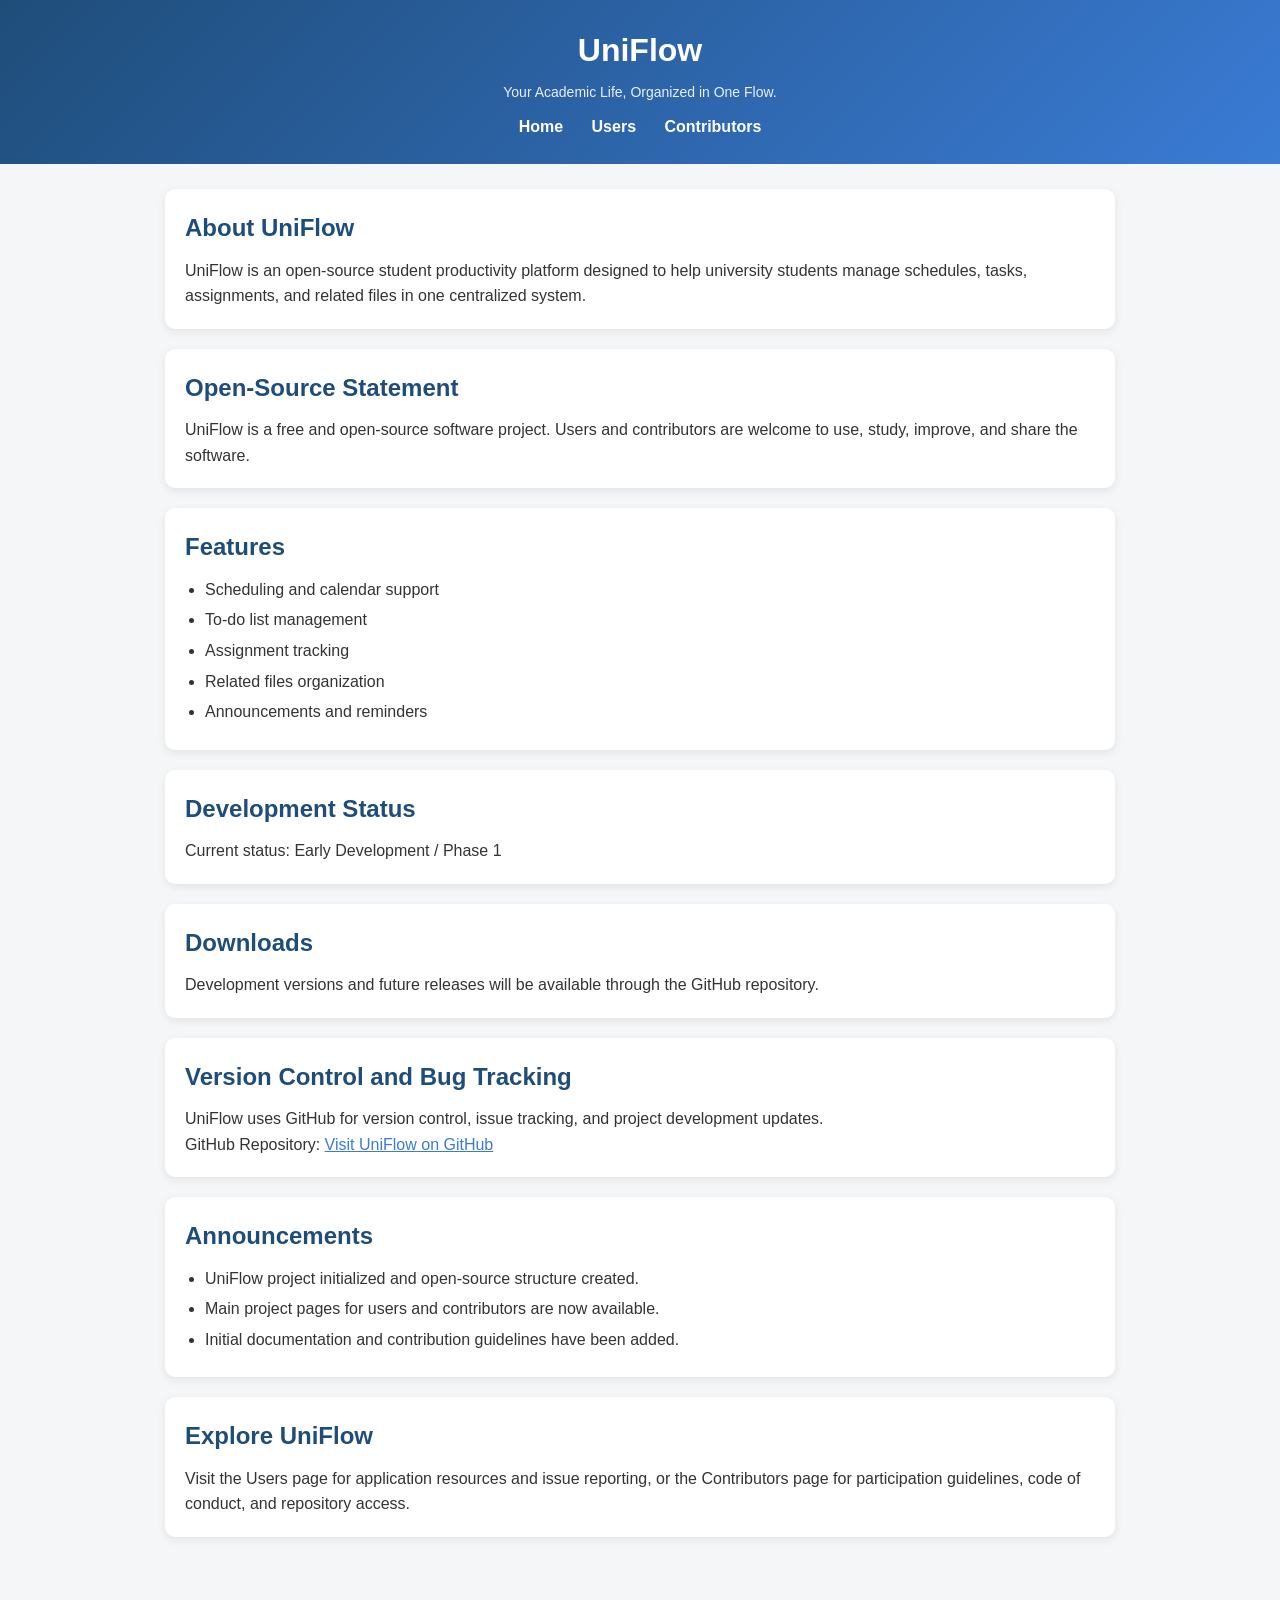
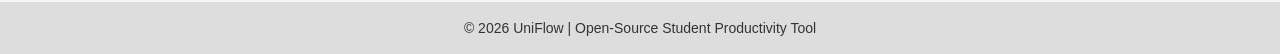
<file: index.html>
<!DOCTYPE html>
<html lang="en">
<head>
  <meta charset="UTF-8" />
  <meta name="viewport" content="width=device-width, initial-scale=1.0" />
  <title>UniFlow - Main Page</title>
  <link rel="stylesheet" href="style.css" />
</head>
<body>
  <header>
    <h1>UniFlow</h1>
    <p>Your Academic Life, Organized in One Flow.</p>
    <nav>
      <a href="index.html">Home</a>
      <a href="users.html">Users</a>
      <a href="contributors.html">Contributors</a>
    </nav>
  </header>

  <main>
    <section>
      <h2>About UniFlow</h2>
      <p>
        UniFlow is an open-source student productivity platform designed to help
        university students manage schedules, tasks, assignments, and related files
        in one centralized system.
      </p>
    </section>

    <section>
      <h2>Open-Source Statement</h2>
      <p>
        UniFlow is a free and open-source software project. Users and contributors
        are welcome to use, study, improve, and share the software.
      </p>
    </section>

    <section>
      <h2>Features</h2>
      <ul>
        <li>Scheduling and calendar support</li>
        <li>To-do list management</li>
        <li>Assignment tracking</li>
        <li>Related files organization</li>
        <li>Announcements and reminders</li>
      </ul>
    </section>

    <section>
      <h2>Development Status</h2>
      <p>Current status: Early Development / Phase 1</p>
    </section>

    <section>
      <h2>Downloads</h2>
      <p>
        Development versions and future releases will be available through the
        GitHub repository.
      </p>
    </section>

    <section>
      <h2>Version Control and Bug Tracking</h2>
      <p>
        UniFlow uses GitHub for version control, issue tracking, and project
        development updates.
      </p>
      <p>
        GitHub Repository:
        <a href="https://github.com/mohamed-mahdi/UniFlow" target="_blank">Visit UniFlow on GitHub</a>
      </p>
    </section>

    <section>
      <h2>Announcements</h2>
      <ul>
        <li>UniFlow project initialized and open-source structure created.</li>
        <li>Main project pages for users and contributors are now available.</li>
        <li>Initial documentation and contribution guidelines have been added.</li>
      </ul>
    </section>

    <section>
      <h2>Explore UniFlow</h2>
      <p>
        Visit the Users page for application resources and issue reporting, or the
        Contributors page for participation guidelines, code of conduct, and
        repository access.
      </p>
    </section>
  </main>

  <footer>
    <p>© 2026 UniFlow | Open-Source Student Productivity Tool</p>
  </footer>
</body>
</html>
</file>
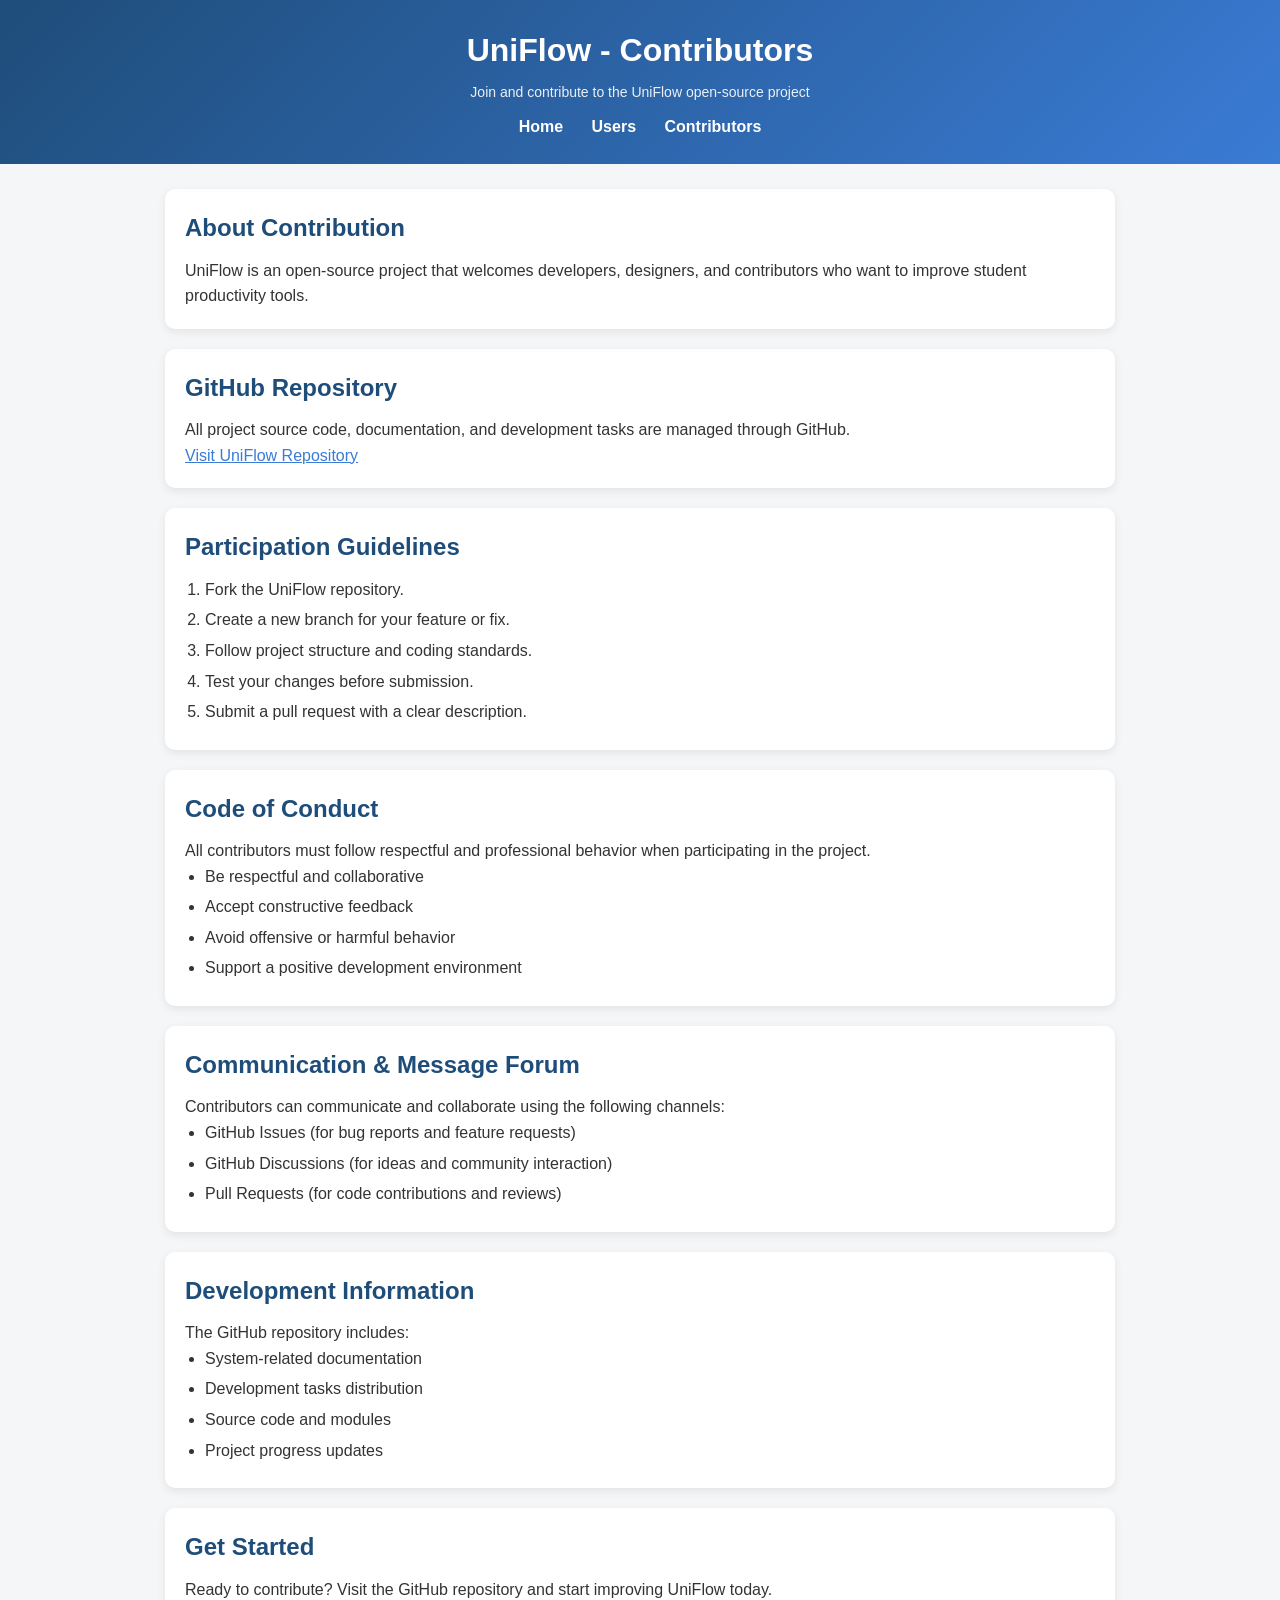
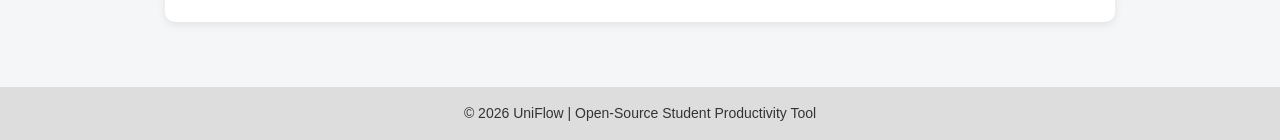
<file: contributors.html>
<!DOCTYPE html>
<html lang="en">
<head>
  <meta charset="UTF-8" />
  <meta name="viewport" content="width=device-width, initial-scale=1.0" />
  <title>UniFlow - Contributors Page</title>
  <link rel="stylesheet" href="style.css" />
</head>
<body>
  <header>
    <h1>UniFlow - Contributors</h1>
    <p>Join and contribute to the UniFlow open-source project</p>
    <nav>
      <a href="index.html">Home</a>
      <a href="users.html">Users</a>
      <a href="contributors.html">Contributors</a>
    </nav>
  </header>

  <main>
    <section>
      <h2>About Contribution</h2>
      <p>
        UniFlow is an open-source project that welcomes developers, designers,
        and contributors who want to improve student productivity tools.
      </p>
    </section>

    <section>
      <h2>GitHub Repository</h2>
      <p>
        All project source code, documentation, and development tasks are managed through GitHub.
      </p>
      <a href="https://github.com/mohamed-mahdi/UniFlow" target="_blank">
        Visit UniFlow Repository
      </a>
    </section>

    <section>
      <h2>Participation Guidelines</h2>
      <ol>
        <li>Fork the UniFlow repository.</li>
        <li>Create a new branch for your feature or fix.</li>
        <li>Follow project structure and coding standards.</li>
        <li>Test your changes before submission.</li>
        <li>Submit a pull request with a clear description.</li>
      </ol>
    </section>

    <section>
      <h2>Code of Conduct</h2>
      <p>
        All contributors must follow respectful and professional behavior when
        participating in the project.
      </p>
      <ul>
        <li>Be respectful and collaborative</li>
        <li>Accept constructive feedback</li>
        <li>Avoid offensive or harmful behavior</li>
        <li>Support a positive development environment</li>
      </ul>
    </section>

    <section>
      <h2>Communication & Message Forum</h2>
      <p>
        Contributors can communicate and collaborate using the following channels:
      </p>
      <ul>
        <li>GitHub Issues (for bug reports and feature requests)</li>
        <li>GitHub Discussions (for ideas and community interaction)</li>
        <li>Pull Requests (for code contributions and reviews)</li>
      </ul>
    </section>

    <section>
      <h2>Development Information</h2>
      <p>
        The GitHub repository includes:
      </p>
      <ul>
        <li>System-related documentation</li>
        <li>Development tasks distribution</li>
        <li>Source code and modules</li>
        <li>Project progress updates</li>
      </ul>
    </section>

    <section>
      <h2>Get Started</h2>
      <p>
        Ready to contribute? Visit the GitHub repository and start improving UniFlow today.
      </p>
    </section>
  </main>

  <footer>
    <p>© 2026 UniFlow | Open-Source Student Productivity Tool</p>
  </footer>
</body>
</html>
</file>
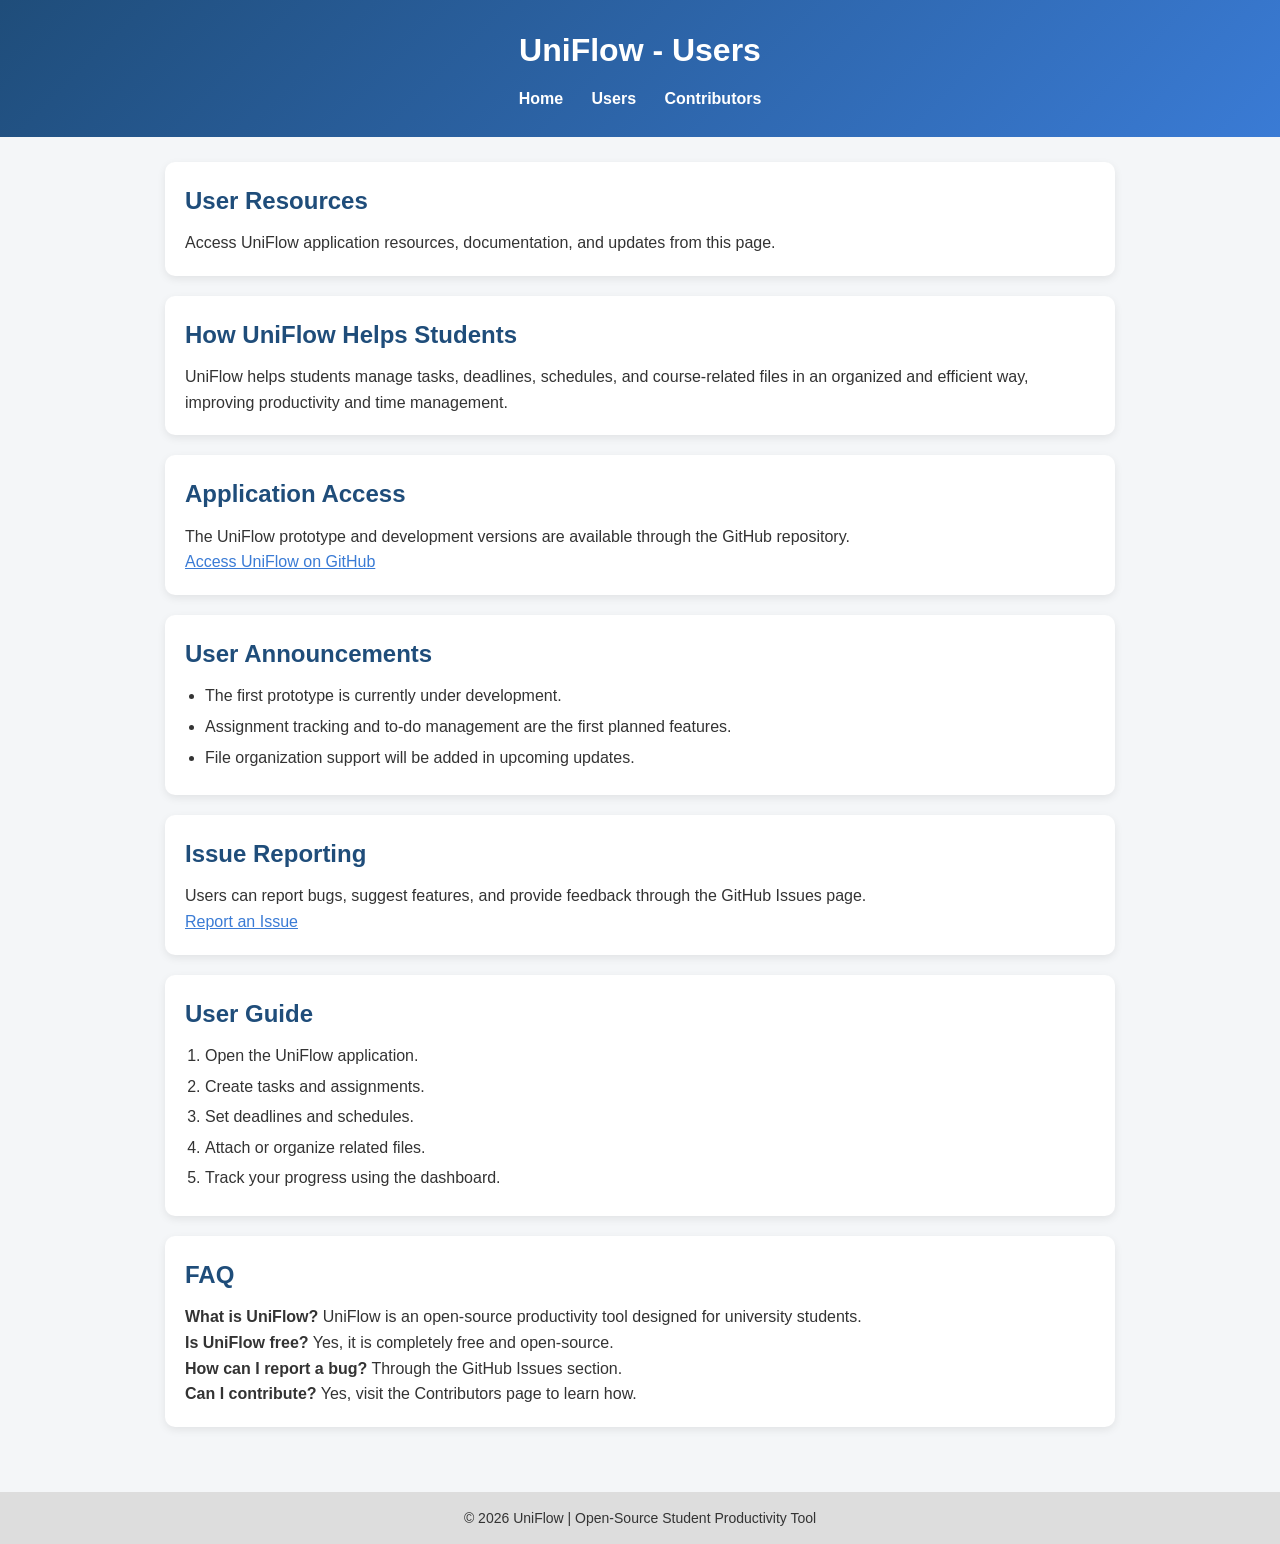
<file: users.html>
<!DOCTYPE html>
<html lang="en">
<head>
  <meta charset="UTF-8" />
  <meta name="viewport" content="width=device-width, initial-scale=1.0" />
  <title>UniFlow - Users Page</title>
  <link rel="stylesheet" href="style.css" />
</head>
<body>
  <header>
    <h1>UniFlow - Users</h1>
    <nav>
      <a href="index.html">Home</a>
      <a href="users.html">Users</a>
      <a href="contributors.html">Contributors</a>
    </nav>
  </header>

  <main>
    <section>
      <h2>User Resources</h2>
      <p>Access UniFlow application resources, documentation, and updates from this page.</p>
    </section>

    <section>
      <h2>How UniFlow Helps Students</h2>
      <p>
        UniFlow helps students manage tasks, deadlines, schedules, and course-related files
        in an organized and efficient way, improving productivity and time management.
      </p>
    </section>

    <section>
      <h2>Application Access</h2>
      <p>
        The UniFlow prototype and development versions are available through the GitHub repository.
      </p>
      <a href="https://github.com/mohamed-mahdi/UniFlow/issues" target="_blank">
        Access UniFlow on GitHub
      </a>
    </section>

    <section>
      <h2>User Announcements</h2>
      <ul>
        <li>The first prototype is currently under development.</li>
        <li>Assignment tracking and to-do management are the first planned features.</li>
        <li>File organization support will be added in upcoming updates.</li>
      </ul>
    </section>

    <section>
      <h2>Issue Reporting</h2>
      <p>
        Users can report bugs, suggest features, and provide feedback through the GitHub Issues page.
      </p>
      <a href="https://github.com/mohamed-mahdi/UniFlow" target="_blank">
        Report an Issue
      </a>
    </section>

    <section>
      <h2>User Guide</h2>
      <ol>
        <li>Open the UniFlow application.</li>
        <li>Create tasks and assignments.</li>
        <li>Set deadlines and schedules.</li>
        <li>Attach or organize related files.</li>
        <li>Track your progress using the dashboard.</li>
      </ol>
    </section>

    <section>
      <h2>FAQ</h2>
      <p><strong>What is UniFlow?</strong> UniFlow is an open-source productivity tool designed for university students.</p>
      <p><strong>Is UniFlow free?</strong> Yes, it is completely free and open-source.</p>
      <p><strong>How can I report a bug?</strong> Through the GitHub Issues section.</p>
      <p><strong>Can I contribute?</strong> Yes, visit the Contributors page to learn how.</p>
    </section>
  </main>

  <footer>
    <p>© 2026 UniFlow | Open-Source Student Productivity Tool</p>
  </footer>
</body>
</html>
</file>
<file: style.css>
/* Reset some default styles */
* {
  margin: 0;
  padding: 0;
  box-sizing: border-box;
}

/* Body styling */
body {
  font-family: Arial, sans-serif;
  background-color: #f4f6f8;
  color: #333;
  line-height: 1.6;
}

/* Header */
header {
  background: linear-gradient(135deg, #1f4d7a, #3a7bd5);
  color: white;
  padding: 25px;
  text-align: center;
}

header h1 {
  margin-bottom: 5px;
}

header p {
  font-size: 14px;
  opacity: 0.9;
}

/* Navigation */
nav {
  margin-top: 10px;
}

nav a {
  color: white;
  margin: 0 12px;
  text-decoration: none;
  font-weight: bold;
  transition: 0.3s;
}

nav a:hover {
  text-decoration: underline;
  opacity: 0.8;
}

/* Main content */
main {
  padding: 25px;
  max-width: 1000px;
  margin: auto;
}

/* Sections */
section {
  background: white;
  margin-bottom: 20px;
  padding: 20px;
  border-radius: 10px;
  box-shadow: 0 3px 8px rgba(0, 0, 0, 0.08);
}

/* Section titles */
section h2 {
  margin-bottom: 10px;
  color: #1f4d7a;
}

/* Lists */
ul, ol {
  margin-left: 20px;
}

li {
  margin-bottom: 5px;
}

/* Links */
a {
  color: #3a7bd5;
}

a:hover {
  text-decoration: underline;
}

/* Buttons (optional if you add later) */
button {
  background-color: #3a7bd5;
  color: white;
  border: none;
  padding: 10px 15px;
  border-radius: 5px;
  cursor: pointer;
}

button:hover {
  background-color: #2f63b3;
}

/* Footer */
footer {
  text-align: center;
  padding: 15px;
  background: #ddd;
  margin-top: 20px;
  font-size: 14px;
}
</file>
